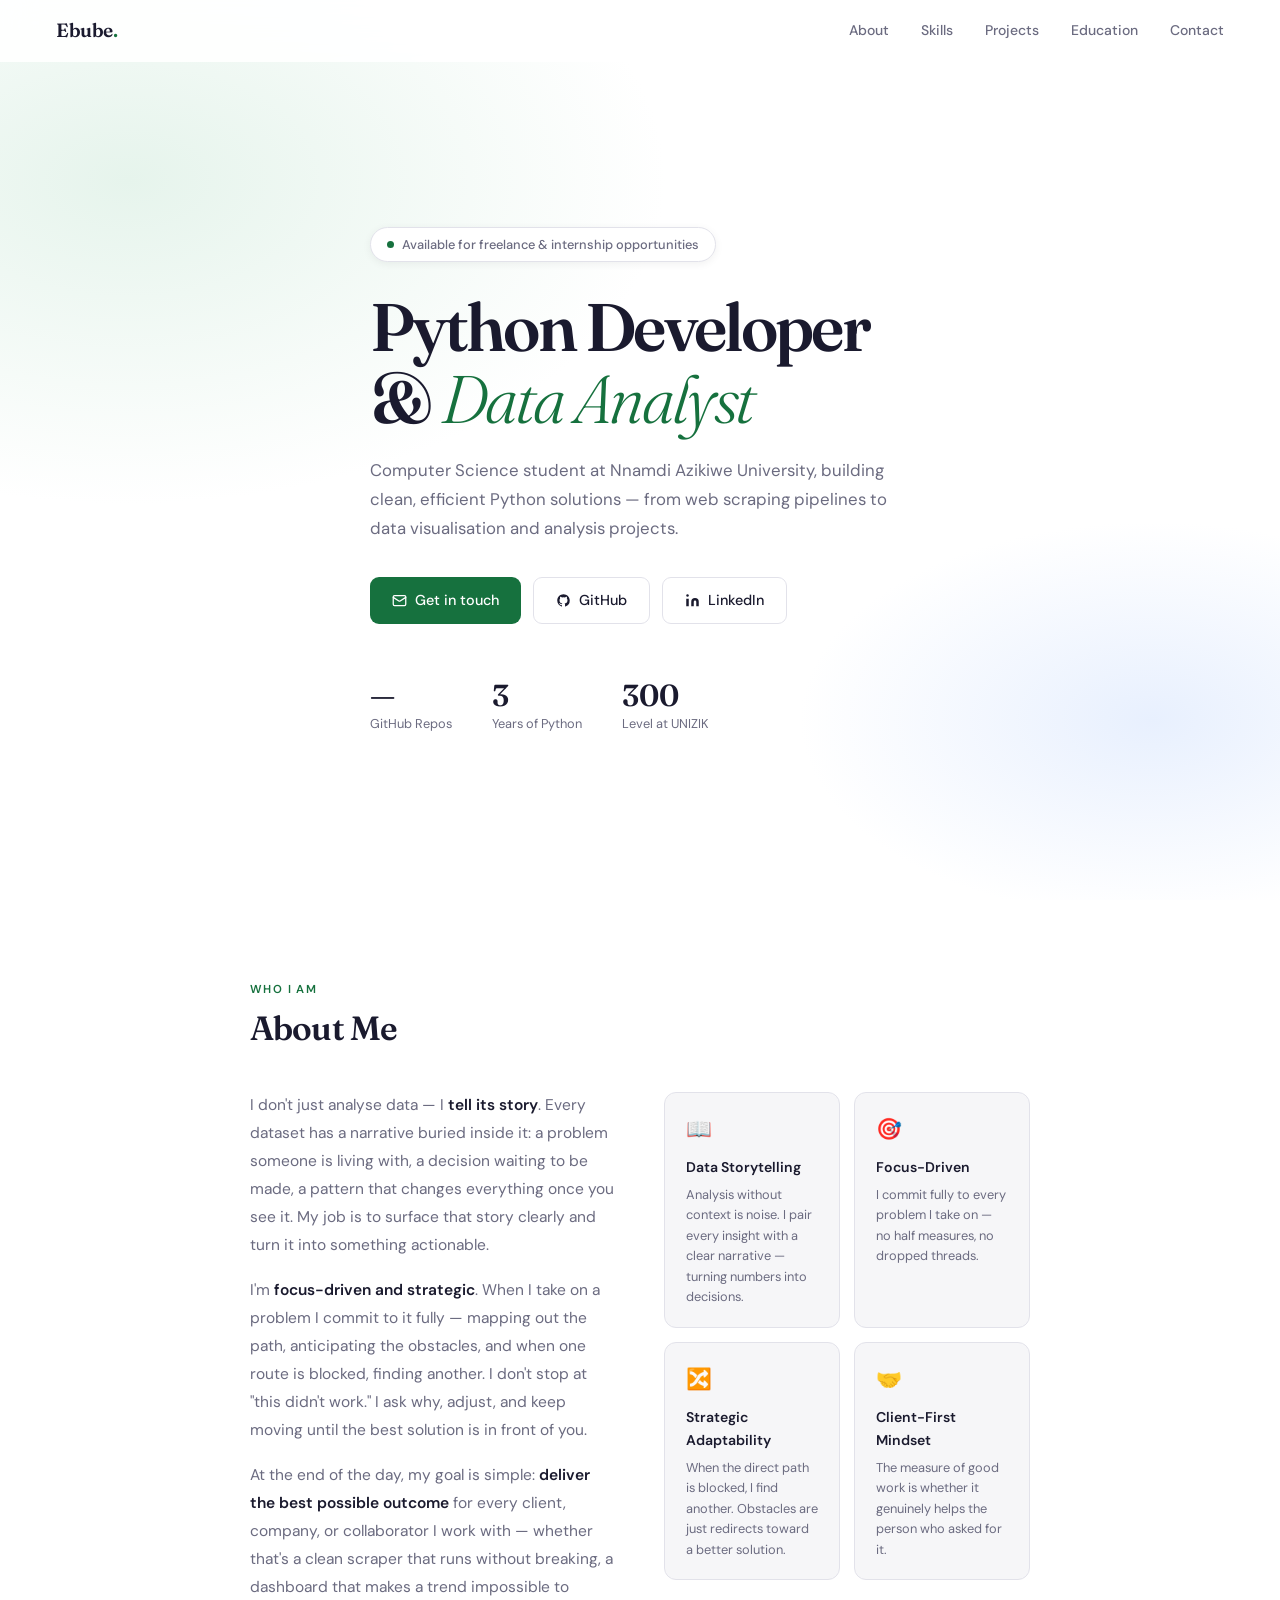
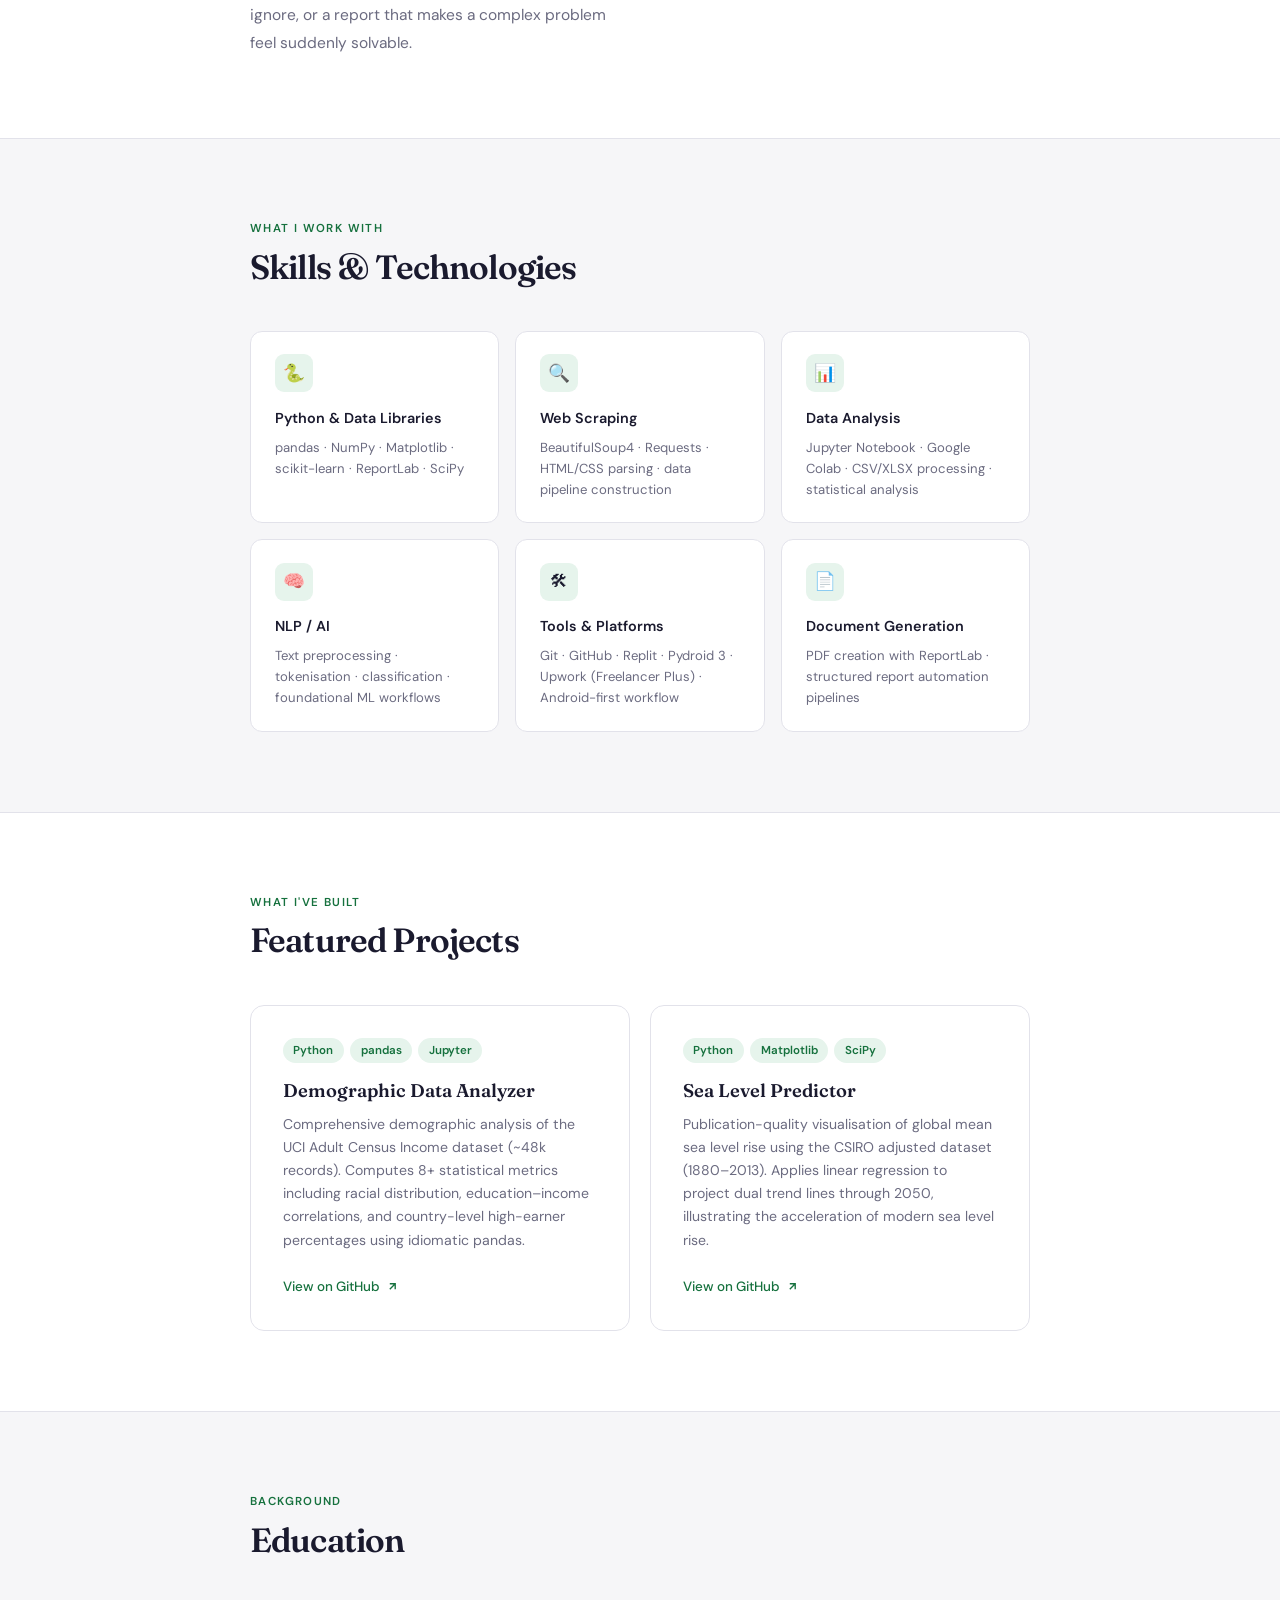
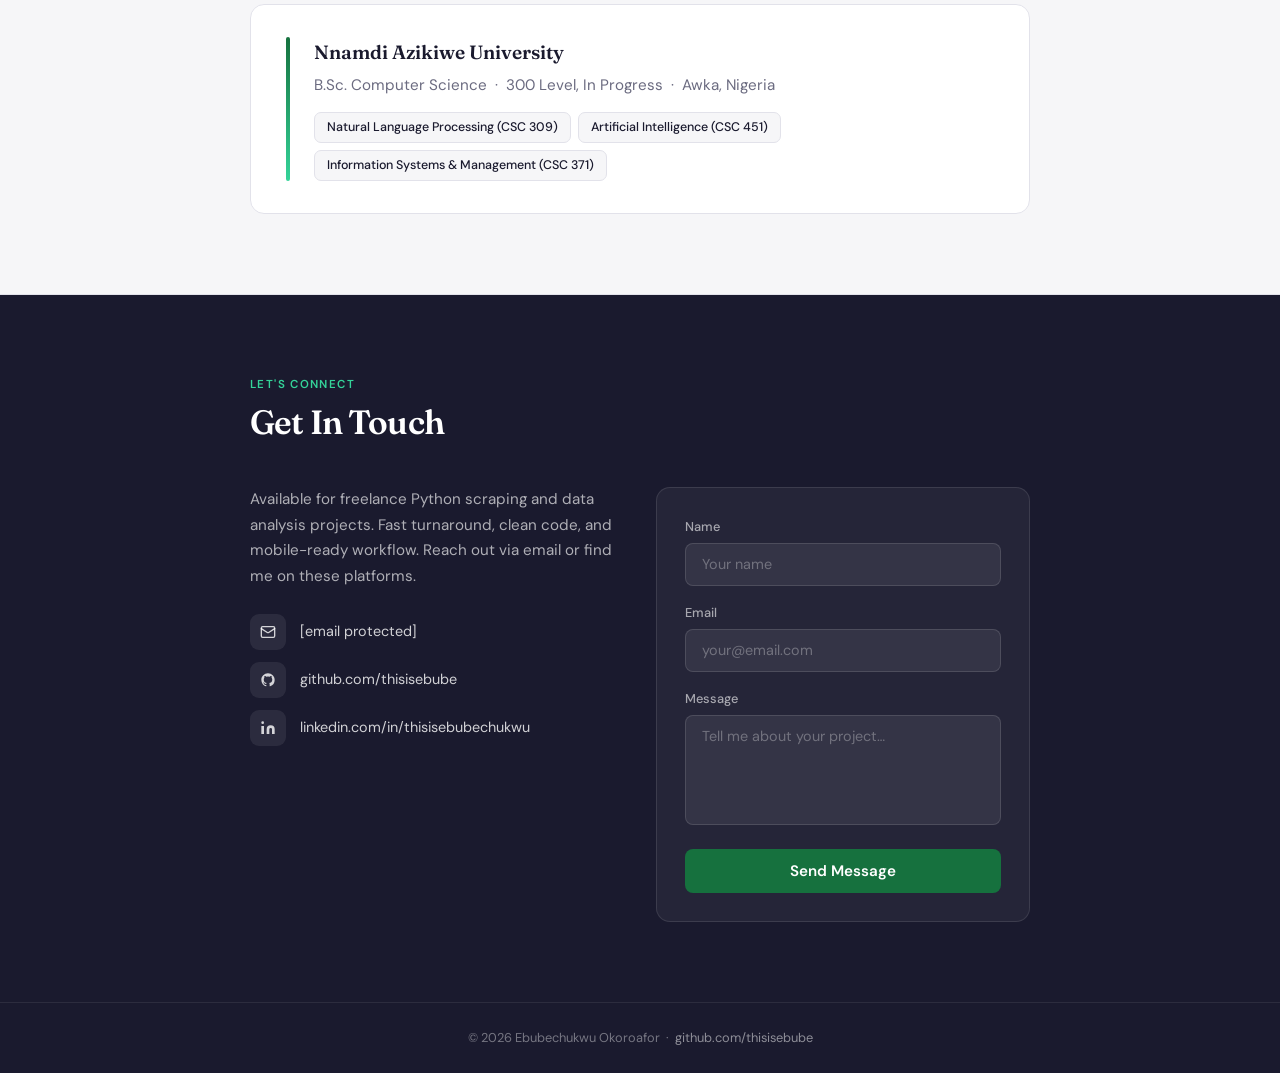
<file: index.html>
<!DOCTYPE html>
<html lang="en">
<head>
  <meta charset="UTF-8" />
  <meta name="viewport" content="width=device-width, initial-scale=1.0" />
  <title>Ebubechukwu Okoroafor · Python Developer & Data Analyst | ebubethedev.online</title>

  <!-- SEO Meta Tags -->
  <meta name="description" content="Ebubechukwu Okoroafor — Python Developer and Data Analyst based in Nigeria. Specialising in web scraping, data visualisation, and analysis. Available for freelance projects." />
  <meta name="keywords" content="Ebubechukwu Okoroafor, Python developer Nigeria, data analyst Nigeria, web scraping Python, freelance data analyst, data visualisation, pandas, BeautifulSoup, ebubethedev" />
  <meta name="author" content="Ebubechukwu Okoroafor" />
  <meta name="robots" content="index, follow" />
  <link rel="canonical" href="https://ebubethedev.online/" />

  <!-- Open Graph -->
  <meta property="og:type"        content="website" />
  <meta property="og:url"         content="https://ebubethedev.online/" />
  <meta property="og:title"       content="Ebubechukwu Okoroafor · Python Developer & Data Analyst" />
  <meta property="og:description" content="Building clean Python solutions — web scraping, data analysis and visualisation. Available for freelance projects." />
  <meta property="og:site_name"   content="Ebubechukwu Okoroafor Portfolio" />

  <link rel="stylesheet" href="styles.css" />
  <link rel="preconnect" href="https://fonts.googleapis.com" />
  <link rel="preconnect" href="https://fonts.gstatic.com" crossorigin />
  <link href="https://fonts.googleapis.com/css2?family=Fraunces:ital,opsz,wght@0,9..144,300;0,9..144,600;1,9..144,300&family=DM+Sans:opsz,wght@9..40,400;9..40,500;9..40,600&display=swap" rel="stylesheet" />
  <script src="app.js" defer></script>

  <!-- Twitter Card -->
  <meta name="twitter:card"        content="summary" />
  <meta name="twitter:title"       content="Ebubechukwu Okoroafor · Python Developer & Data Analyst" />
  <meta name="twitter:description" content="Building clean Python solutions — web scraping, data analysis and visualisation. Available for freelance projects." />

  <!-- JSON-LD Structured Data -->
  <script type="application/ld+json">
  {
    "@context": "https://schema.org",
    "@type": "Person",
    "name": "Ebubechukwu Okoroafor",
    "alternateName": "Ebube",
    "url": "https://ebubethedev.online",
    "email": "ebube@ebubethedev.online",
    "jobTitle": "Python Developer & Data Analyst",
    "description": "Python Developer and Data Analyst specialising in web scraping, data visualisation, and storytelling through data.",
    "address": {
      "@type": "PostalAddress",
      "addressCountry": "NG",
      "addressLocality": "Abuja"
    },
    "alumniOf": {
      "@type": "CollegeOrUniversity",
      "name": "Nnamdi Azikiwe University"
    },
    "sameAs": [
      "https://github.com/thisisebube",
      "https://linkedin.com/in/thisisebubechukwu"
    ],
    "knowsAbout": ["Python", "Data Analysis", "Web Scraping", "Data Visualisation", "pandas", "Power BI"]
  }
  </script>
</head>
<body>

  <!-- NAVBAR -->
  <nav id="navbar">
    <a class="nav-logo" href="#hero">Ebube<span>.</span></a>
    <ul class="nav-links">
      <li><a href="#about">About</a></li>
      <li><a href="#skills">Skills</a></li>
      <li><a href="projects.html">Projects</a></li>
      <li><a href="#education">Education</a></li>
      <li><a href="#contact">Contact</a></li>
    </ul>
    <button class="hamburger" id="hamburger" aria-label="Toggle menu" aria-expanded="false">
      <span></span><span></span><span></span>
    </button>
  </nav>

  <div class="mobile-menu" id="mobile-menu">
    <a href="#about"     class="mob-link">About</a>
    <a href="#skills"    class="mob-link">Skills</a>
    <a href="projects.html"       class="mob-link">Projects</a>
    <a href="#education" class="mob-link">Education</a>
    <a href="#contact"   class="mob-link">Contact</a>
  </div>

  <!-- HERO -->
  <section id="hero">
    <div class="hero-inner">
      <div class="hero-badge">
        <span class="dot"></span>
        Available for freelance &amp; internship opportunities
      </div>
      <h1>Python Developer<br>&amp; <em>Data Analyst</em></h1>
      <p class="hero-sub">
        Computer Science student at Nnamdi Azikiwe University, building clean,
        efficient Python solutions — from web scraping pipelines to data visualisation
        and analysis projects.
      </p>
      <div class="hero-cta">
        <a class="btn btn-primary" href="#contact">
          <svg width="15" height="15" viewBox="0 0 24 24" fill="none" stroke="currentColor" stroke-width="2" stroke-linecap="round" stroke-linejoin="round"><rect x="2" y="4" width="20" height="16" rx="2"/><path d="m22 7-8.97 5.7a1.94 1.94 0 0 1-2.06 0L2 7"/></svg>
          Get in touch
        </a>
        <a class="btn btn-outline" href="https://github.com/thisisebube" target="_blank" rel="noopener">
          <svg width="15" height="15" viewBox="0 0 24 24" fill="currentColor"><path d="M12 2C6.477 2 2 6.484 2 12.017c0 4.425 2.865 8.18 6.839 9.504.5.092.682-.217.682-.483 0-.237-.008-.868-.013-1.703-2.782.605-3.369-1.343-3.369-1.343-.454-1.158-1.11-1.466-1.11-1.466-.908-.62.069-.608.069-.608 1.003.07 1.531 1.032 1.531 1.032.892 1.53 2.341 1.088 2.91.832.092-.647.35-1.088.636-1.338-2.22-.253-4.555-1.113-4.555-4.951 0-1.093.39-1.988 1.029-2.688-.103-.253-.446-1.272.098-2.65 0 0 .84-.27 2.75 1.026A9.564 9.564 0 0 1 12 6.844a9.59 9.59 0 0 1 2.504.337c1.909-1.296 2.747-1.027 2.747-1.027.546 1.379.202 2.398.1 2.651.64.7 1.028 1.595 1.028 2.688 0 3.848-2.339 4.695-4.566 4.943.359.309.678.92.678 1.855 0 1.338-.012 2.419-.012 2.747 0 .268.18.58.688.482A10.02 10.02 0 0 0 22 12.017C22 6.484 17.522 2 12 2Z"/></svg>
          GitHub
        </a>
        <a class="btn btn-outline" href="https://linkedin.com/in/thisisebubechukwu" target="_blank" rel="noopener">
          <svg width="15" height="15" viewBox="0 0 24 24" fill="currentColor"><path d="M16 8a6 6 0 0 1 6 6v7h-4v-7a2 2 0 0 0-4 0v7h-4v-7a6 6 0 0 1 6-6zM2 9h4v12H2z"/><circle cx="4" cy="4" r="2"/></svg>
          LinkedIn
        </a>
      </div>
      <div class="hero-stats">
        <div class="hero-stat">
          <div class="num" id="github-repo-count">0</div>
          <div class="label">GitHub Repos</div>
        </div>
        <div class="hero-stat"><div class="num" data-count="3">0</div><div class="label">Years of Python</div></div>
        <div class="hero-stat"><div class="num" data-count="300">0</div><div class="label">Level at UNIZIK</div></div>
      </div>
    </div>
  </section>

  <!-- ABOUT -->
  <section id="about" class="section">
    <div class="wrapper">
      <p class="section-eyebrow" data-reveal>Who I am</p>
      <h2 class="section-title" data-reveal>About Me</h2>
      <div class="about-grid">
        <div class="about-text" data-reveal>
          <p>
            I don't just analyse data — I <strong>tell its story</strong>. Every dataset has a narrative buried
            inside it: a problem someone is living with, a decision waiting to be made, a pattern that changes
            everything once you see it. My job is to surface that story clearly and turn it into something
            actionable.
          </p>
          <p>
            I'm <strong>focus-driven and strategic</strong>. When I take on a problem I commit to it fully —
            mapping out the path, anticipating the obstacles, and when one route is blocked, finding another.
            I don't stop at "this didn't work." I ask why, adjust, and keep moving until the best solution is in front of you.
          </p>
          <p>
            At the end of the day, my goal is simple: <strong>deliver the best possible outcome</strong> for
            every client, company, or collaborator I work with — whether that's a clean scraper that runs
            without breaking, a dashboard that makes a trend impossible to ignore, or a report that makes
            a complex problem feel suddenly solvable.
          </p>
        </div>
        <div class="about-traits" data-reveal>
          <div class="trait-card">
            <div class="trait-icon">📖</div>
            <h4>Data Storytelling</h4>
            <p>Analysis without context is noise. I pair every insight with a clear narrative — turning numbers into decisions.</p>
          </div>
          <div class="trait-card">
            <div class="trait-icon">🎯</div>
            <h4>Focus-Driven</h4>
            <p>I commit fully to every problem I take on — no half measures, no dropped threads.</p>
          </div>
          <div class="trait-card">
            <div class="trait-icon">🔀</div>
            <h4>Strategic Adaptability</h4>
            <p>When the direct path is blocked, I find another. Obstacles are just redirects toward a better solution.</p>
          </div>
          <div class="trait-card">
            <div class="trait-icon">🤝</div>
            <h4>Client-First Mindset</h4>
            <p>The measure of good work is whether it genuinely helps the person who asked for it.</p>
          </div>
        </div>
      </div>
    </div>
  </section>

  <!-- SKILLS -->
  <section id="skills" class="section">
    <div class="wrapper">
      <p class="section-eyebrow" data-reveal>What I work with</p>
      <h2 class="section-title" data-reveal>Skills &amp; Technologies</h2>
      <div class="skills-grid">
        <div class="skill-card" data-reveal>
          <div class="skill-icon">🐍</div>
          <h3>Python & Data Libraries</h3>
          <p>pandas · NumPy · Matplotlib · scikit-learn · ReportLab · SciPy</p>
        </div>
        <div class="skill-card" data-reveal>
          <div class="skill-icon">🔍</div>
          <h3>Web Scraping</h3>
          <p>BeautifulSoup4 · Requests · HTML/CSS parsing · data pipeline construction</p>
        </div>
        <div class="skill-card" data-reveal>
          <div class="skill-icon">📊</div>
          <h3>Data Analysis</h3>
          <p>Jupyter Notebook · Google Colab · CSV/XLSX processing · statistical analysis</p>
        </div>
        <div class="skill-card" data-reveal>
          <div class="skill-icon">🧠</div>
          <h3>NLP / AI</h3>
          <p>Text preprocessing · tokenisation · classification · foundational ML workflows</p>
        </div>
        <div class="skill-card" data-reveal>
          <div class="skill-icon">🛠</div>
          <h3>Tools & Platforms</h3>
          <p>Git · GitHub · Replit · Pydroid 3 · Upwork (Freelancer Plus) · Android-first workflow</p>
        </div>
        <div class="skill-card" data-reveal>
          <div class="skill-icon">📄</div>
          <h3>Document Generation</h3>
          <p>PDF creation with ReportLab · structured report automation pipelines</p>
        </div>
      </div>
    </div>
  </section>

  <!-- PROJECTS -->
  <section id="projects" class="section">
    <div class="wrapper">
      <p class="section-eyebrow" data-reveal>What I've built</p>
      <h2 class="section-title" data-reveal>Featured Projects</h2>
      <div class="projects-grid">
        <div class="project-card" data-reveal>
          <div class="project-tags">
            <span class="tag">Python</span>
            <span class="tag">pandas</span>
            <span class="tag">Jupyter</span>
          </div>
          <h3>Demographic Data Analyzer</h3>
          <p>
            Comprehensive demographic analysis of the UCI Adult Census Income dataset (~48k records).
            Computes 8+ statistical metrics including racial distribution, education–income correlations,
            and country-level high-earner percentages using idiomatic pandas.
          </p>
          <a class="project-link" href="https://github.com/thisisebube/demogragphic-data-analyzer" target="_blank" rel="noopener">
            View on GitHub
            <svg width="13" height="13" viewBox="0 0 24 24" fill="none" stroke="currentColor" stroke-width="2.5"><path d="M7 17 17 7M7 7h10v10"/></svg>
          </a>
        </div>
        <div class="project-card" data-reveal>
          <div class="project-tags">
            <span class="tag">Python</span>
            <span class="tag">Matplotlib</span>
            <span class="tag">SciPy</span>
          </div>
          <h3>Sea Level Predictor</h3>
          <p>
            Publication-quality visualisation of global mean sea level rise using the CSIRO adjusted
            dataset (1880–2013). Applies linear regression to project dual trend lines through 2050,
            illustrating the acceleration of modern sea level rise.
          </p>
          <a class="project-link" href="https://github.com/thisisebube/sea-level-predictor" target="_blank" rel="noopener">
            View on GitHub
            <svg width="13" height="13" viewBox="0 0 24 24" fill="none" stroke="currentColor" stroke-width="2.5"><path d="M7 17 17 7M7 7h10v10"/></svg>
          </a>
        </div>
      </div>
    </div>
  </section>

  <!-- EDUCATION -->
  <section id="education" class="section">
    <div class="wrapper">
      <p class="section-eyebrow" data-reveal>Background</p>
      <h2 class="section-title" data-reveal>Education</h2>
      <div class="edu-card" data-reveal>
        <div class="edu-stripe"></div>
        <div class="edu-body">
          <h3>Nnamdi Azikiwe University</h3>
          <p class="degree">B.Sc. Computer Science &nbsp;·&nbsp; 300 Level, In Progress &nbsp;·&nbsp; Awka, Nigeria</p>
          <div class="edu-courses">
            <span class="course-tag">Natural Language Processing (CSC 309)</span>
            <span class="course-tag">Artificial Intelligence (CSC 451)</span>
            <span class="course-tag">Information Systems &amp; Management (CSC 371)</span>
          </div>
        </div>
      </div>
    </div>
  </section>

  <!-- CONTACT -->
  <section id="contact" class="section">
    <div class="wrapper">
      <p class="section-eyebrow" data-reveal>Let's connect</p>
      <h2 class="section-title" data-reveal>Get In Touch</h2>
      <div class="contact-grid">
        <div class="contact-text" data-reveal>
          <p>
            Available for freelance Python scraping and data analysis projects.
            Fast turnaround, clean code, and mobile-ready workflow. Reach out via
            email or find me on these platforms.
          </p>
          <div class="contact-links">
            <a class="contact-link" href="/cdn-cgi/l/email-protection#c2a7a0b7a0a782a7a0b7a0a7b6aaa7a6a7b4ecadacaeabaca7">
              <span class="icon">
                <svg width="16" height="16" viewBox="0 0 24 24" fill="none" stroke="currentColor" stroke-width="2" stroke-linecap="round" stroke-linejoin="round"><rect x="2" y="4" width="20" height="16" rx="2"/><path d="m22 7-8.97 5.7a1.94 1.94 0 0 1-2.06 0L2 7"/></svg>
              </span>
              <span class="__cf_email__" data-cfemail="690c0b1c0b0c290c0b1c0b0c1d010c0d0c1f4706070500070c">[email&#160;protected]</span>
            </a>
            <a class="contact-link" href="https://github.com/thisisebube" target="_blank" rel="noopener">
              <span class="icon">
                <svg width="16" height="16" viewBox="0 0 24 24" fill="currentColor"><path d="M12 2C6.477 2 2 6.484 2 12.017c0 4.425 2.865 8.18 6.839 9.504.5.092.682-.217.682-.483 0-.237-.008-.868-.013-1.703-2.782.605-3.369-1.343-3.369-1.343-.454-1.158-1.11-1.466-1.11-1.466-.908-.62.069-.608.069-.608 1.003.07 1.531 1.032 1.531 1.032.892 1.53 2.341 1.088 2.91.832.092-.647.35-1.088.636-1.338-2.22-.253-4.555-1.113-4.555-4.951 0-1.093.39-1.988 1.029-2.688-.103-.253-.446-1.272.098-2.65 0 0 .84-.27 2.75 1.026A9.564 9.564 0 0 1 12 6.844a9.59 9.59 0 0 1 2.504.337c1.909-1.296 2.747-1.027 2.747-1.027.546 1.379.202 2.398.1 2.651.64.7 1.028 1.595 1.028 2.688 0 3.848-2.339 4.695-4.566 4.943.359.309.678.92.678 1.855 0 1.338-.012 2.419-.012 2.747 0 .268.18.58.688.482A10.02 10.02 0 0 0 22 12.017C22 6.484 17.522 2 12 2Z"/></svg>
              </span>
              github.com/thisisebube
            </a>
            <a class="contact-link" href="https://linkedin.com/in/thisisebubechukwu" target="_blank" rel="noopener">
              <span class="icon">
                <svg width="16" height="16" viewBox="0 0 24 24" fill="currentColor"><path d="M16 8a6 6 0 0 1 6 6v7h-4v-7a2 2 0 0 0-4 0v7h-4v-7a6 6 0 0 1 6-6zM2 9h4v12H2z"/><circle cx="4" cy="4" r="2"/></svg>
              </span>
              linkedin.com/in/thisisebubechukwu
            </a>
          </div>
        </div>

        <div class="contact-form" data-reveal>
          <form id="contact-form" novalidate>
            <div class="form-group">
              <label for="cf-name">Name</label>
              <input type="text" id="cf-name" placeholder="Your name" required />
            </div>
            <div class="form-group">
              <label for="cf-email">Email</label>
              <input type="email" id="cf-email" placeholder="your@email.com" required />
            </div>
            <div class="form-group">
              <label for="cf-msg">Message</label>
              <textarea id="cf-msg" placeholder="Tell me about your project…" required></textarea>
            </div>
            <button type="submit" class="form-submit">Send Message</button>
            <div class="form-msg" id="form-msg"></div>
          </form>
        </div>
      </div>
    </div>
  </section>

  <footer>
    <p>© 2026 Ebubechukwu Okoroafor &nbsp;·&nbsp;
      <a href="https://github.com/thisisebube" target="_blank" rel="noopener">github.com/thisisebube</a>
    </p>
  </footer>

  <button id="back-top" aria-label="Back to top">
    <svg width="16" height="16" viewBox="0 0 24 2
</file>
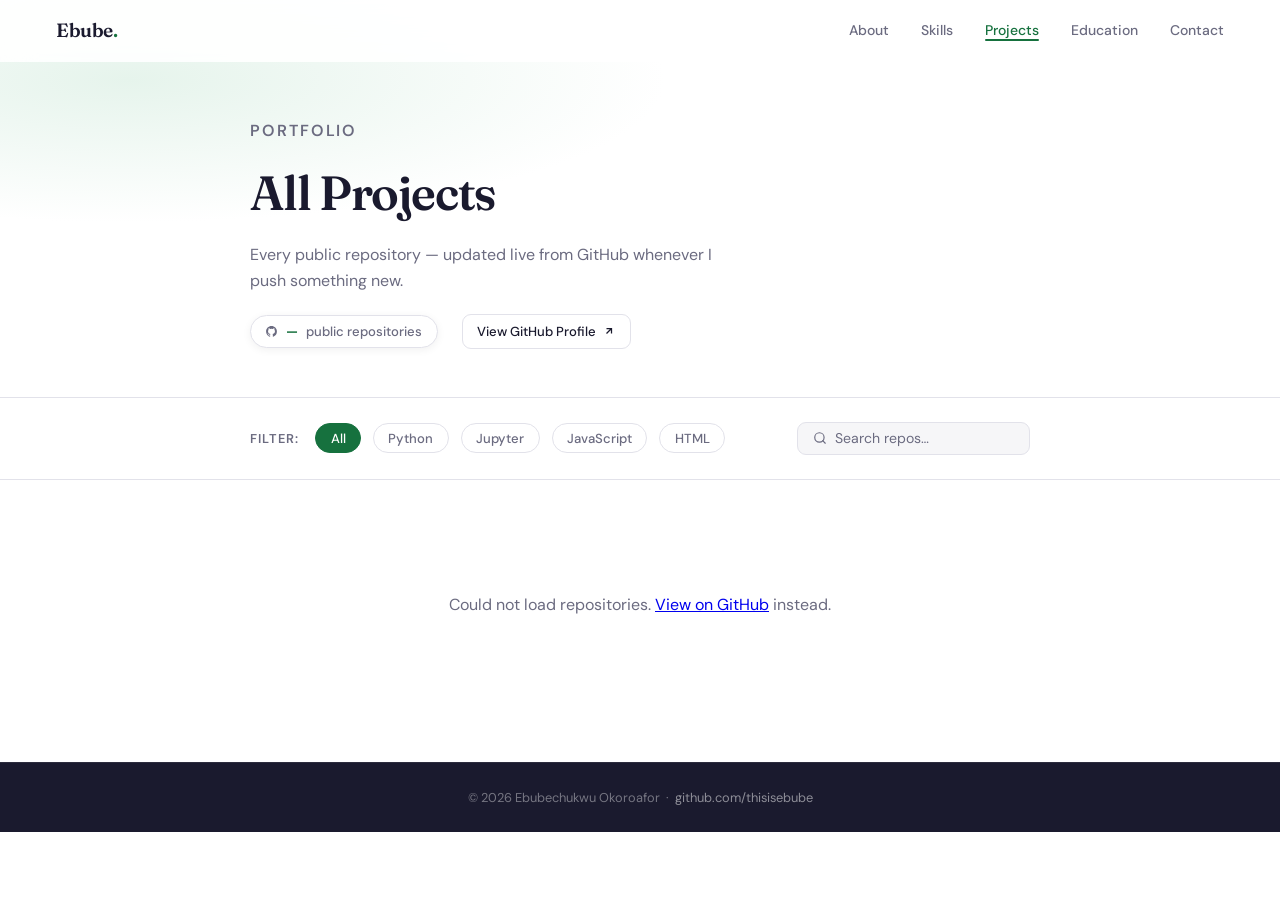
<file: projects.html>
<!DOCTYPE html>
<html lang="en">
<head>
  <meta charset="UTF-8" />
  <meta name="viewport" content="width=device-width, initial-scale=1.0" />
  <title>Projects · Ebubechukwu Okoroafor | Python Developer & Data Analyst</title>

  <!-- SEO Meta Tags -->
  <meta name="description" content="All projects by Ebubechukwu Okoroafor — Python Developer and Data Analyst. Browse data analysis, web scraping, and visualisation projects on GitHub." />
  <meta name="keywords" content="Ebubechukwu Okoroafor projects, Python projects Nigeria, data analysis projects, web scraping projects, GitHub portfolio" />
  <meta name="author" content="Ebubechukwu Okoroafor" />
  <meta name="robots" content="index, follow" />
  <link rel="canonical" href="https://ebubethedev.online/projects.html" />

  <!-- Open Graph -->
  <meta property="og:type"        content="website" />
  <meta property="og:url"         content="https://ebubethedev.online/projects.html" />
  <meta property="og:title"       content="Projects · Ebubechukwu Okoroafor" />
  <meta property="og:description" content="Browse all Python, data analysis and web scraping projects by Ebubechukwu Okoroafor." />
  <meta property="og:site_name"   content="Ebubechukwu Okoroafor Portfolio" />
  <link rel="stylesheet" href="styles.css" />
  <link rel="preconnect" href="https://fonts.googleapis.com" />
  <link rel="preconnect" href="https://fonts.gstatic.com" crossorigin />
  <link href="https://fonts.googleapis.com/css2?family=Fraunces:ital,opsz,wght@0,9..144,300;0,9..144,600;1,9..144,300&family=DM+Sans:opsz,wght@9..40,400;9..40,500;9..40,600&display=swap" rel="stylesheet" />

  <style>
    /* ── Projects page specific styles ───────────────────────────────────── */
    .projects-page-hero {
      padding: calc(var(--nav-h) + 3.5rem) 0 3rem;
      background: radial-gradient(ellipse 70% 60% at 10% 20%, var(--green-lt) 0%, transparent 60%);
      border-bottom: 1px solid var(--border);
    }
    .projects-page-hero h1 {
      font-family: 'Fraunces', serif;
      font-size: clamp(2rem, 5vw, 3rem);
      font-weight: 600;
      letter-spacing: -.03em;
      color: var(--ink);
      margin-bottom: .6rem;
    }
    .projects-page-hero p {
      color: var(--gray);
      font-size: 1rem;
      max-width: 500px;
    }
    .projects-page-hero .hero-meta {
      display: flex;
      align-items: center;
      gap: 1.5rem;
      margin-top: 1.2rem;
      flex-wrap: wrap;
    }
    .repo-count-badge {
      display: inline-flex; align-items: center; gap: .5rem;
      background: var(--white);
      border: 1px solid var(--border);
      border-radius: 999px;
      padding: .3rem .9rem;
      font-size: .82rem; font-weight: 500; color: var(--gray);
      box-shadow: var(--shadow-sm);
    }
    .repo-count-badge strong { color: var(--green); }

    /* Filter bar */
    .filter-bar {
      padding: 1.5rem 0;
      border-bottom: 1px solid var(--border);
      background: var(--white);
      position: sticky;
      top: var(--nav-h);
      z-index: 100;
    }
    .filter-inner {
      display: flex;
      align-items: center;
      gap: .75rem;
      flex-wrap: wrap;
    }
    .filter-label {
      font-size: .8rem;
      font-weight: 600;
      color: var(--gray);
      text-transform: uppercase;
      letter-spacing: .08em;
      margin-right: .25rem;
    }
    .filter-btn {
      padding: .35rem .9rem;
      border-radius: 999px;
      border: 1.5px solid var(--border);
      background: transparent;
      color: var(--gray);
      font-family: 'DM Sans', sans-serif;
      font-size: .82rem; font-weight: 500;
      cursor: pointer;
      transition: all .2s;
    }
    .filter-btn:hover { border-color: var(--green); color: var(--green); }
    .filter-btn.active {
      background: var(--green); border-color: var(--green);
      color: #fff;
    }
    .search-box {
      margin-left: auto;
      display: flex; align-items: center; gap: .5rem;
      background: var(--gray-lt);
      border: 1.5px solid var(--border);
      border-radius: 9px;
      padding: .4rem .9rem;
      transition: border-color .2s;
    }
    .search-box:focus-within { border-color: var(--green); }
    .search-box svg { color: var(--gray); flex-shrink: 0; }
    .search-box input {
      border: none; background: transparent;
      font-family: 'DM Sans', sans-serif;
      font-size: .88rem; color: var(--ink);
      outline: none; width: 180px;
    }
    .search-box input::placeholder { color: var(--gray); }

    /* Grid */
    .repos-section { padding: 3rem 0 5rem; }
    .repos-grid {
      display: grid;
      grid-template-columns: repeat(auto-fill, minmax(300px, 1fr));
      gap: 1.25rem;
    }

    /* Repo card */
    .repo-card {
      border: 1px solid var(--border);
      border-radius: 14px;
      overflow: hidden;
      display: flex; flex-direction: column;
      transition: border-color .2s, box-shadow .2s, transform .22s;
      background: var(--white);
      animation: cardIn .4s var(--ease) both;
    }
    @keyframes cardIn {
      from { opacity: 0; transform: translateY(16px); }
      to   { opacity: 1; transform: translateY(0); }
    }
    .repo-card:hover {
      border-color: var(--green);
      box-shadow: var(--shadow-md);
      transform: translateY(-3px);
    }
    .repo-card::before {
      content: ''; display: block;
      height: 3px;
      background: linear-gradient(90deg, var(--green), #34d399);
      transform: scaleX(0); transform-origin: left;
      transition: transform .3s var(--ease);
    }
    .repo-card:hover::before { transform: scaleX(1); }

    /* Preview image */
    .repo-image {
      width: 100%; aspect-ratio: 2 / 1;
      object-fit: cover;
      background: var(--gray-lt);
      display: block;
    }
    .repo-image-placeholder {
      width: 100%; aspect-ratio: 2 / 1;
      background: linear-gradient(135deg, var(--green-lt) 0%, #e8f0fe 100%);
      display: flex; align-items: center; justify-content: center;
      flex-direction: column; gap: .5rem;
    }
    .repo-image-placeholder svg { color: var(--green); opacity: .5; }
    .repo-image-placeholder span {
      font-size: .75rem; color: var(--gray);
      font-weight: 500;
    }

    .repo-body {
      padding: 1.4rem 1.5rem;
      display: flex; flex-direction: column;
      flex: 1;
    }
    .repo-meta {
      display: flex; align-items: center;
      gap: .6rem; margin-bottom: .8rem; flex-wrap: wrap;
    }
    .repo-language {
      display: inline-flex; align-items: center; gap: .35rem;
      font-size: .75rem; font-weight: 500; color: var(--gray);
    }
    .lang-dot {
      width: 9px; height: 9px; border-radius: 50%;
      flex-shrink: 0;
    }
    .repo-stars {
      display: inline-flex; align-items: center; gap: .3rem;
      font-size: .75rem; color: var(--gray);
    }
    .repo-updated {
      font-size: .72rem; color: var(--gray);
      margin-left: auto;
    }
    .repo-card h3 {
      font-family: 'Fraunces', serif;
      font-size: 1.05rem; font-weight: 600;
      color: var(--ink); margin-bottom: .5rem; line-height: 1.3;
    }
    .repo-card p {
      font-size: .85rem; color: var(--gray);
      line-height: 1.6; flex: 1; margin-bottom: 1.2rem;
    }
    .repo-topics {
      display: flex; flex-wrap: wrap; gap: .35rem;
      margin-bottom: 1.2rem;
    }
    .repo-topic {
      background: var(--green-lt); color: var(--green);
      font-size: .7rem; font-weight: 600;
      padding: .15rem .6rem; border-radius: 999px;
    }
    .repo-footer {
      display: flex; align-items: center; justify-content: space-between;
      padding-top: 1rem;
      border-top: 1px solid var(--border);
      margin-top: auto;
    }
    .repo-link {
      display: inline-flex; align-items: center; gap: .35rem;
      font-size: .83rem; font-weight: 500; color: var(--green);
      text-decoration: none; transition: gap .2s;
    }
    .repo-link:hover { gap: .55rem; }
    .repo-fork {
      font-size: .75rem; color: var(--gray);
      display: flex; align-items: center; gap: .3rem;
    }

    /* States */
    .loading-state {
      grid-column: 1 / -1;
      text-align: center; padding: 5rem 0;
      color: var(--gray);
    }
    .loading-spinner {
      width: 36px; height: 36px; border-radius: 50%;
      border: 3px solid var(--border);
      border-top-color: var(--green);
      animation: spin .7s linear infinite;
      margin: 0 auto 1rem;
    }
    @keyframes spin { to { transform: rotate(360deg); } }

    .empty-state {
      grid-column: 1 / -1;
      text-align: center; padding: 4rem 0;
      color: var(--gray);
    }
    .empty-state svg { margin-bottom: 1rem; opacity: .4; }

    .error-state {
      grid-column: 1 / -1;
      text-align: center; padding: 4rem 0; color: var(--gray);
    }

    /* Language colours */
    .lang-Python         { background: #3572A5; }
    .lang-JavaScript     { background: #f1e05a; }
    .lang-HTML           { background: #e34c26; }
    .lang-CSS            { background: #563d7c; }
    .lang-Jupyter-Notebook { background: #DA5B0B; }
    .lang-TypeScript     { background: #2b7489; }
    .lang-default        { background: var(--gray); }

    @media (max-width: 700px) {
      .filter-inner { gap: .5rem; }
      .search-box { margin-left: 0; width: 100%; }
      .search-box input { width: 100%; }
      .repos-grid { grid-template-columns: 1fr; }
    }
  </style>
</head>
<body>

  <!-- NAVBAR -->
  <nav id="navbar">
    <a class="nav-logo" href="index.html">Ebube<span>.</span></a>
    <ul class="nav-links">
      <li><a href="index.html#about">About</a></li>
      <li><a href="index.html#skills">Skills</a></li>
      <li><a href="projects.html" class="active">Projects</a></li>
      <li><a href="index.html#education">Education</a></li>
      <li><a href="index.html#contact">Contact</a></li>
    </ul>
    <button class="hamburger" id="hamburger" aria-label="Toggle menu" aria-expanded="false">
      <span></span><span></span><span></span>
    </button>
  </nav>

  <div class="mobile-menu" id="mobile-menu">
    <a href="index.html#about"    class="mob-link">About</a>
    <a href="index.html#skills"   class="mob-link">Skills</a>
    <a href="projects.html"       class="mob-link">Projects</a>
    <a href="index.html#education" class="mob-link">Education</a>
    <a href="index.html#contact"  class="mob-link">Contact</a>
  </div>

  <!-- PAGE HERO -->
  <div class="projects-page-hero">
    <div class="wrapper">
      <p class="section-eyebrow">Portfolio</p>
      <h1>All Projects</h1>
      <p>Every public repository — updated live from GitHub whenever I push something new.</p>
      <div class="hero-meta">
        <div class="repo-count-badge">
          <svg width="13" height="13" viewBox="0 0 24 24" fill="currentColor"><path d="M12 2C6.477 2 2 6.484 2 12.017c0 4.425 2.865 8.18 6.839 9.504.5.092.682-.217.682-.483 0-.237-.008-.868-.013-1.703-2.782.605-3.369-1.343-3.369-1.343-.454-1.158-1.11-1.466-1.11-1.466-.908-.62.069-.608.069-.608 1.003.07 1.531 1.032 1.531 1.032.892 1.53 2.341 1.088 2.91.832.092-.647.35-1.088.636-1.338-2.22-.253-4.555-1.113-4.555-4.951 0-1.093.39-1.988 1.029-2.688-.103-.253-.446-1.272.098-2.65 0 0 .84-.27 2.75 1.026A9.564 9.564 0 0 1 12 6.844a9.59 9.59 0 0 1 2.504.337c1.909-1.296 2.747-1.027 2.747-1.027.546 1.379.202 2.398.1 2.651.64.7 1.028 1.595 1.028 2.688 0 3.848-2.339 4.695-4.566 4.943.359.309.678.92.678 1.855 0 1.338-.012 2.419-.012 2.747 0 .268.18.58.688.482A10.02 10.02 0 0 0 22 12.017C22 6.484 17.522 2 12 2Z"/></svg>
          <strong id="total-repos">—</strong> public repositories
        </div>
        <a class="btn btn-outline" href="https://github.com/thisisebube" target="_blank" rel="noopener" style="font-size:.82rem; padding:.35rem .9rem;">
          View GitHub Profile
          <svg width="12" height="12" viewBox="0 0 24 24" fill="none" stroke="currentColor" stroke-width="2.5"><path d="M7 17 17 7M7 7h10v10"/></svg>
        </a>
      </div>
    </div>
  </div>

  <!-- FILTER BAR -->
  <div class="filter-bar">
    <div class="wrapper">
      <div class="filter-inner">
        <span class="filter-label">Filter:</span>
        <button class="filter-btn active" data-lang="all">All</button>
        <button class="filter-btn" data-lang="Python">Python</button>
        <button class="filter-btn" data-lang="Jupyter Notebook">Jupyter</button>
        <button class="filter-btn" data-lang="JavaScript">JavaScript</button>
        <button class="filter-btn" data-lang="HTML">HTML</button>
        <div class="search-box">
          <svg width="14" height="14" viewBox="0 0 24 24" fill="none" stroke="currentColor" stroke-width="2" stroke-linecap="round"><circle cx="11" cy="11" r="8"/><path d="m21 21-4.35-4.35"/></svg>
          <input type="text" id="search-input" placeholder="Search repos…" />
        </div>
      </div>
    </div>
  </div>

  <!-- REPOS GRID -->
  <div class="repos-section">
    <div class="wrapper">
      <div class="repos-grid" id="repos-grid">
        <div class="loading-state">
          <div class="loading-spinner"></div>
          <p>Fetching repositories from GitHub…</p>
        </div>
      </div>
    </div>
  </div>

  <footer>
    <p>© 2026 Ebubechukwu Okoroafor &nbsp;·&nbsp;
      <a href="https://github.com/thisisebube" target="_blank" rel="noopener">github.com/thisisebube</a>
    </p>
  </footer>

  <button id="back-top" aria-label="Back to top">
    <svg width="16" height="16" viewBox="0 0 24 24" fill="none" stroke="currentColor" stroke-width="2.5" stroke-linecap="round"><path d="M18 15l-6-6-6 6"/></svg>
  </button>

  <script>
    'use strict';

    const USERNAME   = 'thisisebube';
    const GRID       = document.getElementById('repos-grid');
    const SEARCH     = document.getElementById('search-input');
    const TOTAL_EL   = document.getElementById('total-repos');
    let   allRepos   = [];
    let   activelang = 'all';

    /* ── Navbar scroll ───────────────────────────────────────────────────── */
    const navbar = document.getElementById('navbar');
    window.addEventListener('scroll', () => {
      navbar.classList.toggle('scrolled', window.scrollY > 20);
    }, { passive: true });

    /* ── Hamburger ───────────────────────────────────────────────────────── */
    const hamburger  = document.getElementById('hamburger');
    const mobileMenu = document.getElementById('mobile-menu');
    hamburger.addEventListener('click', () => {
      const open = mobileMenu.classList.toggle('open');
      hamburger.classList.toggle('open', open);
      hamburger.setAttribute('aria-expanded', String(open));
    });
    document.querySelectorAll('.mob-link').forEach(link =>
      link.addEventListener('click', () => {
        mobileMenu.classList.remove('open');
        hamburger.classList.remove('open');
      })
    );

    /* ── Back to top ─────────────────────────────────────────────────────── */
    const backTop = document.getElementById('back-top');
    window.addEventListener('scroll', () =>
      backTop.classList.toggle('visible', window.scrollY > 400), { passive: true }
    );
    backTop.addEventListener('click', () =>
      window.scrollTo({ top: 0, behavior: 'smooth' })
    );

    /* ── Language colour map ─────────────────────────────────────────────── */
    const LANG_COLORS = {
      'Python':           '#3572A5',
      'JavaScript':       '#f1e05a',
      'HTML':             '#e34c26',
      'CSS':              '#563d7c',
      'Jupyter Notebook': '#DA5B0B',
      'TypeScript':       '#2b7489',
    };
    function langColor(lang) {
      return LANG_COLORS[lang] || '#6b6b80';
    }

    /* ── Time ago ────────────────────────────────────────────────────────── */
    function timeAgo(dateStr) {
      const diff = (Date.now() - new Date(dateStr)) / 1000;
      if (diff < 60)           return 'just now';
      if (diff < 3600)         return Math.floor(diff / 60) + 'm ago';
      if (diff < 86400)        return Math.floor(diff / 3600) + 'h ago';
      if (diff < 86400 * 30)   return Math.floor(diff / 86400) + 'd ago';
      if (diff < 86400 * 365)  return Math.floor(diff / (86400 * 30)) + 'mo ago';
      return Math.floor(diff / (86400 * 365)) + 'y ago';
    }

    /* ── Build a card ────────────────────────────────────────────────────── */
    function buildCard(repo, index) {
      const card = document.createElement('div');
      card.className = 'repo-card';
      card.style.animationDelay = (index * 60) + 'ms';
      card.dataset.lang = repo.language || '';
      card.dataset.name = repo.name.toLowerCase();
      card.dataset.desc = (repo.description || '').toLowerCase();

      // Social preview image from GitHub
      const imgUrl = `https://opengraph.githubassets.com/1/${USERNAME}/${repo.name}`;

      const topicsHtml = (repo.topics || []).slice(0, 5).map(t =>
        `<span class="repo-topic">${t}</span>`
      ).join('');

      const langDot = repo.language
        ? `<span class="repo-language">
             <span class="lang-dot" style="background:${langColor(repo.language)}"></span>
             ${repo.language}
           </span>`
        : '';

      card.innerHTML = `
        <img
          class="repo-image"
          src="${imgUrl}"
          alt="${repo.name} preview"
          loading="lazy"
          onerror="this.style.display='none'; this.nextElementSibling.style.display='flex';"
        />
        <div class="repo-image-placeholder" style="display:none;">
          <svg width="32" height="32" viewBox="0 0 24 24" fill="currentColor">
            <path d="M12 2C6.477 2 2 6.484 2 12.017c0 4.425 2.865 8.18 6.839 9.504.5.092.682-.217.682-.483 0-.237-.008-.868-.013-1.703-2.782.605-3.369-1.343-3.369-1.343-.454-1.158-1.11-1.466-1.11-1.466-.908-.62.069-.608.069-.608 1.003.07 1.531 1.032 1.531 1.032.892 1.53 2.341 1.088 2.91.832.092-.647.35-1.088.636-1.338-2.22-.253-4.555-1.113-4.555-4.951 0-1.093.39-1.988 1.029-2.688-.103-.253-.446-1.272.098-2.65 0 0 .84-.27 2.75 1.026A9.564 9.564 0 0 1 12 6.844a9.59 9.59 0 0 1 2.504.337c1.909-1.296 2.747-1.027 2.747-1.027.546 1.379.202 2.398.1 2.651.64.7 1.028 1.595 1.028 2.688 0 3.848-2.339 4.695-4.566 4.943.359.309.678.92.678 1.855 0 1.338-.012 2.419-.012 2.747 0 .268.18.58.688.482A10.02 10.02 0 0 0 22 12.017C22 6.484 17.522 2 12 2Z"/>
          </svg>
          <span>No preview available</span>
        </div>
        <div class="repo-body">
          <div class="repo-meta">
            ${langDot}
            <span class="repo-stars">
              <svg width="12" height="12" viewBox="0 0 24 24" fill="currentColor"><path d="M12 2l3.09 6.26L22 9.27l-5 4.87 1.18 6.88L12 17.77l-6.18 3.25L7 14.14 2 9.27l6.91-1.01L12 2z"/></svg>
              ${repo.stargazers_count}
            </span>
            <span class="repo-updated">${timeAgo(repo.pushed_at)}</span>
          </div>
          <h3>${repo.name.replace(/-/g, ' ')}</h3>
          <p>${repo.description || 'No description provided.'}</p>
          ${topicsHtml ? `<div class="repo-topics">${topicsHtml}</div>` : ''}
          <div class="repo-footer">
            <a class="repo-link" href="${repo.html_url}" target="_blank" rel="noopener">
              View on GitHub
              <svg width="12" height="12" viewBox="0 0 24 24" fill="none" stroke="currentColor" stroke-width="2.5"><path d="M7 17 17 7M7 7h10v10"/></svg>
            </a>
            ${repo.homepage ? `<a class="repo-link" href="${repo.homepage}" target="_blank" rel="noopener" style="color:var(--gray)">
              Live site
              <svg width="12" height="12" viewBox="0 0 24 24" fill="none" stroke="currentColor" stroke-width="2.5"><path d="M7 17 17 7M7 7h10v10"/></svg>
            </a>` : ''}
          </div>
        </div>
      `;
      return card;
    }

    /* ── Render filtered list ────────────────────────────────────────────── */
    function render() {
      const query = SEARCH.value.toLowerCase().trim();
      const filtered = allRepos.filter(repo => {
        const matchLang = activelag === 'all' || (repo.language || '') === activelag;
        const matchSearch = !query ||
          repo.name.toLowerCase().includes(query) ||
          (repo.description || '').toLowerCase().includes(query) ||
          (repo.topics || []).some(t => t.includes(query));
        return matchLang && matchSearch;
      });

      GRID.innerHTML = '';
      if (filtered.length === 0) {
        GRID.innerHTML = `
          <div class="empty-state">
            <svg width="40" height="40" viewBox="0 0 24 24" fill="none" stroke="currentColor" stroke-width="1.5"><circle cx="11" cy="11" r="8"/><path d="m21 21-4.35-4.35"/></svg>
            <p>No repositories match your search.</p>
          </div>`;
        return;
      }
      filtered.forEach((repo, i) => GRID.appendChild(buildCard(repo, i)));
    }

    /* ── Fix typo in render (activelag → activelang) ─────────────────────── */
    // Redefine render with the correct variable name
    function render() {
      const query = SEARCH.value.toLowerCase().trim();
      const filtered = allRepos.filter(repo => {
        const matchLang   = activelan === 'all' || (repo.language || '') === activelan;
        const matchSearch = !query ||
          repo.name.toLowerCase().includes(query) ||
          (repo.description || '').toLowerCase().includes(query) ||
          (repo.topics || []).some(t => t.includes(query));
        return matchLang && matchSearch;
      });

      GRID.innerHTML = '';
      if (filtered.length === 0) {
        GRID.innerHTML = `
          <div class="empty-state">
            <svg width="40" height="40" viewBox="0 0 24 24" fill="none" stroke="currentColor" stroke-width="1.5"><circle cx="11" cy="11" r="8"/><path d="m21 21-4.35-4.35"/></svg>
            <p>No repositories match your search.</p>
          </div>`;
        return;
      }
      filtered.forEach((repo, i) => GRID.appendChild(buildCard(repo, i)));
    }

    /* ── Fetch repos ─────────────────────────────────────────────────────── */
    async function fetchRepos() {
      try {
        // Fetch up to 100 repos, sorted by most recently pushed
        const res  = await fetch(
          `https://api.github.com/users/${USERNAME}/repos?per_page=100&sort=pushed&direction=desc`
        );
        if (!res.ok) throw new Error('GitHub API error');
        allRepos = await res.json();

        // Update total count badge
        TOTAL_EL.textContent = allRepos.length;

        // Initial render
        renderAll();

      } catch (err) {
        GRID.innerHTML = `
          <div class="error-state">
            <p>Could not load repositories. <a href="https://github.com/${USERNAME}" target="_blank">View on GitHub</a> instead.</p>
          </div>`;
      }
    }

    function renderAll() {
      const query = SEARCH.value.toLowerCase().trim();
      const filtered = allRepos.filter(repo => {
        const matchLang   = activelang === 'all' || (repo.language || '') === activelang;
        const matchSearch = !query ||
          repo.name.toLowerCase().includes(query) ||
          (repo.description || '').toLowerCase().includes(query) ||
          (repo.topics || []).some(t => t.includes(query));
        return matchLang && matchSearch;
      });

      GRID.innerHTML = '';
      if (filtered.length === 0) {
        GRID.innerHTML = `
          <div class="empty-state">
            <svg width="40" height="40" viewBox="0 0 24 24" fill="none" stroke="currentColor" stroke-width="1.5"><circle cx="11" cy="11" r="8"/><path d="m21 21-4.35-4.35"/></svg>
            <p>No repositories match your search.</p>
          </div>`;
        return;
      }
      filtered.forEach((repo, i) => GRID.appendChild(buildCard(repo, i)));
    }

    /* ── Filter buttons ──────────────────────────────────────────────────── */
    document.querySelectorAll('.filter-btn').forEach(btn => {
      btn.addEventListener('click', () => {
        document.querySelectorAll('.filter-btn').forEach(b => b.classList.remove('active'));
        btn.classList.add('active');
        activelang = btn.dataset.lang;
        renderAll();
      });
    });

    /* ── Search ──────────────────────────────────────────────────────────── */
    SEARCH.addEventListener('input', renderAll);

    /* ── Init ────────────────────────────────────────────────────────────── */
    fetchRepos();
  </script>

</body>
</html>
</file>
<file: styles.css>
/* ── Reset & Variables ─────────────────────────────────────────────── */
*, *::before, *::after { box-sizing: border-box; margin: 0; padding: 0; }

:root {
  --ink:        #1a1a2e;
  --green:      #16713e;
  --green-dim:  #0f5230;
  --green-lt:   #e6f4ec;
  --gray:       #6b6b80;
  --gray-lt:    #f6f6f8;
  --border:     #e2e2ea;
  --white:      #ffffff;
  --shadow-sm:  0 2px 8px rgba(0,0,0,.06);
  --shadow-md:  0 6px 24px rgba(0,0,0,.09);
  --radius:     12px;
  --nav-h:      62px;
  --max:        860px;
  --ease:       cubic-bezier(.4,0,.2,1);
}

html { scroll-behavior: smooth; font-size: 16px; }

body {
  font-family: 'DM Sans', sans-serif;
  background: var(--white);
  color: var(--ink);
  line-height: 1.65;
  -webkit-font-smoothing: antialiased;
  overflow-x: hidden;
}

::-webkit-scrollbar { width: 6px; }
::-webkit-scrollbar-track { background: transparent; }
::-webkit-scrollbar-thumb { background: var(--border); border-radius: 99px; }

/* ── Navigation ─────────────────────────────────────────────────────── */
#navbar {
  position: fixed; top: 0; left: 0; right: 0; z-index: 200;
  height: var(--nav-h);
  display: flex; align-items: center; justify-content: space-between;
  padding: 0 clamp(1.5rem, 5vw, 3.5rem);
  background: rgba(255,255,255,.9);
  backdrop-filter: blur(16px);
  border-bottom: 1px solid transparent;
  transition: border-color .3s, box-shadow .3s;
}
#navbar.scrolled {
  border-bottom-color: var(--border);
  box-shadow: var(--shadow-sm);
}
.nav-logo {
  font-family: 'Fraunces', serif;
  font-size: 1.2rem; font-weight: 600;
  color: var(--ink); text-decoration: none;
  letter-spacing: -.02em;
}
.nav-logo span { color: var(--green); }

.nav-links {
  display: flex; align-items: center; gap: 2rem;
  list-style: none;
}
.nav-links a {
  text-decoration: none; color: var(--gray);
  font-size: .875rem; font-weight: 500;
  position: relative; padding-bottom: 2px;
  transition: color .2s;
}
.nav-links a::after {
  content: ''; position: absolute; bottom: 0; left: 0;
  width: 0; height: 2px;
  background: var(--green); border-radius: 2px;
  transition: width .25s var(--ease);
}
.nav-links a:hover, .nav-links a.active { color: var(--green); }
.nav-links a.active::after, .nav-links a:hover::after { width: 100%; }

.hamburger {
  display: none; flex-direction: column; gap: 5px;
  cursor: pointer; border: none; background: none; padding: 4px;
}
.hamburger span {
  display: block; width: 22px; height: 2px;
  background: var(--ink); border-radius: 2px;
  transition: transform .3s, opacity .3s;
}
.hamburger.open span:nth-child(1) { transform: translateY(7px) rotate(45deg); }
.hamburger.open span:nth-child(2) { opacity: 0; }
.hamburger.open span:nth-child(3) { transform: translateY(-7px) rotate(-45deg); }

.mobile-menu {
  display: none; position: fixed;
  top: var(--nav-h); left: 0; right: 0; z-index: 190;
  background: var(--white);
  border-bottom: 1px solid var(--border);
  box-shadow: var(--shadow-md);
  padding: 1.5rem clamp(1.5rem, 5vw, 3.5rem) 2rem;
  flex-direction: column; gap: 1.25rem;
}
.mobile-menu.open { display: flex; }
.mobile-menu a {
  text-decoration: none; color: var(--ink);
  font-size: 1.05rem; font-weight: 500;
  transition: color .2s;
}
.mobile-menu a:hover { color: var(--green); }

/* ── Layout ─────────────────────────────────────────────────────────── */
.wrapper {
  max-width: var(--max);
  margin: 0 auto;
  padding: 0 clamp(1.5rem, 5vw, 2.5rem);
}

/* ── Buttons ─────────────────────────────────────────────────────────── */
.btn {
  display: inline-flex; align-items: center; gap: .45rem;
  padding: .65rem 1.4rem; border-radius: 9px;
  font-family: 'DM Sans', sans-serif;
  font-size: .9rem; font-weight: 500;
  text-decoration: none; cursor: pointer;
  border: none; transition: all .22s var(--ease);
  white-space: nowrap;
}
.btn-primary { background: var(--green); color: #fff; }
.btn-primary:hover {
  background: var(--green-dim);
  transform: translateY(-1px);
  box-shadow: 0 4px 14px rgba(22,113,62,.3);
}
.btn-outline {
  border: 1.5px solid var(--border);
  color: var(--ink); background: transparent;
}
.btn-outline:hover {
  border-color: var(--green); color: var(--green);
  transform: translateY(-1px);
}

/* ── Section shared ─────────────────────────────────────────────────── */
.section { padding: 5rem 0; }
.section + .section { border-top: 1px solid var(--border); }

.section-eyebrow {
  font-size: .72rem; font-weight: 600;
  letter-spacing: .12em; text-transform: uppercase;
  color: var(--green); margin-bottom: .55rem;
}
.section-title {
  font-family: 'Fraunces', serif;
  font-weight: 600; font-size: clamp(1.7rem, 3.5vw, 2.1rem);
  letter-spacing: -.025em; color: var(--ink);
  margin-bottom: 2.75rem; line-height: 1.2;
}

/* ── Hero ────────────────────────────────────────────────────────────── */
#hero {
  min-height: 100vh;
  display: flex; align-items: center;
  padding-top: var(--nav-h);
  background:
    radial-gradient(ellipse 70% 60% at 10% 20%, var(--green-lt) 0%, transparent 60%),
    radial-gradient(ellipse 50% 40% at 90% 80%, #e8f0fe 0%, transparent 55%);
}
.hero-inner {
  max-width: var(--max);
  margin: 0 auto;
  padding: 4rem clamp(1.5rem, 5vw, 2.5rem);
}
.hero-badge {
  display: inline-flex; align-items: center; gap: .5rem;
  background: var(--white);
  border: 1px solid var(--border);
  border-radius: 999px;
  padding: .35rem 1rem;
  font-size: .8rem; font-weight: 500; color: var(--gray);
  margin-bottom: 1.8rem;
  box-shadow: var(--shadow-sm);
  animation: fadeDown .6s var(--ease) both;
}
.dot {
  width: 7px; height: 7px; border-radius: 50%;
  background: var(--green);
  animation: pulse 2s ease infinite;
}
@keyframes pulse {
  0%,100% { box-shadow: 0 0 0 0 rgba(22,113,62,.4); }
  50%      { box-shadow: 0 0 0 5px rgba(22,113,62,0); }
}
#hero h1 {
  font-family: 'Fraunces', serif;
  font-weight: 600;
  font-size: clamp(2.8rem, 7vw, 4.2rem);
  letter-spacing: -.04em; line-height: 1.08;
  color: var(--ink); margin-bottom: 1.3rem;
  animation: fadeUp .7s .1s var(--ease) both;
}
#hero h1 em { font-style: italic; font-weight: 300; color: var(--green); }
.hero-sub {
  max-width: 540px;
  font-size: 1.05rem; color: var(--gray);
  margin-bottom: 2.2rem; line-height: 1.7;
  animation: fadeUp .7s .2s var(--ease) both;
}
.hero-cta {
  display: flex; flex-wrap: wrap; gap: .75rem;
  animation: fadeUp .7s .3s var(--ease) both;
}
.hero-stats {
  display: flex; gap: 2.5rem; margin-top: 3.5rem; flex-wrap: wrap;
  animation: fadeUp .7s .4s var(--ease) both;
}

.hero-stat .num {
  font-family: 'Fraunces', serif;
  font-size: 1.9rem; font-weight: 600;
  color: var(--ink); line-height: 1;
}
.hero-stat .label { font-size: .8rem; color: var(--gray); margin-top: .2rem; }

/* ── Skills ─────────────────────────────────────────────────────────── */
#skills { background: var(--gray-lt); }

.skills-grid {
  display: grid;
  grid-template-columns: repeat(auto-fill, minmax(240px, 1fr));
  gap: 1rem;
}
.skill-card {
  background: var(--white);
  border: 1px solid var(--border);
  border-radius: var(--radius);
  padding: 1.4rem 1.5rem;
  transition: border-color .2s, box-shadow .2s, transform .2s;
}
.skill-card:hover {
  border-color: var(--green);
  box-shadow: 0 4px 20px rgba(22,113,62,.1);
  transform: translateY(-2px);
}
.skill-icon {
  width: 38px; height: 38px; border-radius: 9px;
  background: var(--green-lt);
  display: flex; align-items: center; justify-content: center;
  margin-bottom: .9rem; font-size: 1.1rem;
}
.skill-card h3 { font-size: .9rem; font-weight: 600; color: var(--ink); margin-bottom: .4rem; }
.skill-card p  { font-size: .82rem; color: var(--gray); line-height: 1.6; }

/* ── Projects ────────────────────────────────────────────────────────── */
.projects-grid {
  display: grid;
  grid-template-columns: repeat(auto-fill, minmax(320px, 1fr));
  gap: 1.25rem;
}
.project-card {
  border: 1px solid var(--border);
  border-radius: 14px; padding: 2rem;
  display: flex; flex-direction: column;
  transition: border-color .2s, box-shadow .2s, transform .22s;
  position: relative; overflow: hidden;
}
.project-card::before {
  content: ''; position: absolute;
  top: 0; left: 0; right: 0; height: 3px;
  background: linear-gradient(90deg, var(--green), #34d399);
  transform: scaleX(0); transform-origin: left;
  transition: transform .3s var(--ease);
}
.project-card:hover {
  border-color: var(--green);
  box-shadow: var(--shadow-md);
  transform: translateY(-3px);
}
.project-card:hover::before { transform: scaleX(1); }

.project-tags { display: flex; flex-wrap: wrap; gap: .4rem; margin-bottom: 1rem; }
.tag {
  background: var(--green-lt); color: var(--green);
  font-size: .72rem; font-weight: 600;
  padding: .2rem .65rem; border-radius: 999px;
}
.project-card h3 {
  font-family: 'Fraunces', serif;
  font-size: 1.15rem; font-weight: 600;
  color: var(--ink); margin-bottom: .6rem; line-height: 1.3;
}
.project-card p {
  font-size: .88rem; color: var(--gray);
  line-height: 1.65; flex: 1; margin-bottom: 1.5rem;
}
.project-link {
  display: inline-flex; align-items: center; gap: .35rem;
  font-size: .84rem; font-weight: 500; color: var(--green);
  text-decoration: none; transition: gap .2s;
}
.project-link:hover { gap: .55rem; }

/* ── Education ───────────────────────────────────────────────────────── */
#education { background: var(--gray-lt); }

.edu-card {
  background: var(--white);
  border: 1px solid var(--border);
  border-radius: 14px; padding: 2rem 2.2rem;
  display: flex; gap: 1.5rem;
}
.edu-stripe {
  width: 4px;
  background: linear-gradient(180deg, var(--green), #34d399);
  border-radius: 4px; flex-shrink: 0;
}
.edu-body h3 {
  font-family: 'Fraunces', serif;
  font-size: 1.2rem; font-weight: 600;
  color: var(--ink); margin-bottom: .25rem;
}
.edu-body .degree { font-size: .95rem; color: var(--gray); margin-bottom: .9rem; }
.edu-courses { display: flex; flex-wrap: wrap; gap: .45rem; }
.course-tag {
  background: var(--gray-lt); border: 1px solid var(--border);
  color: var(--ink); font-size: .78rem; font-weight: 500;
  padding: .25rem .75rem; border-radius: 7px;
}

/* ── Contact ─────────────────────────────────────────────────────────── */
#contact { background: var(--ink); color: #fff; }
#contact .section-eyebrow { color: #34d399; }
#contact .section-title   { color: #fff; }

.contact-grid {
  display: grid;
  grid-template-columns: 1fr 1fr;
  gap: 2rem; align-items: start;
}
.contact-text p {
  color: rgba(255,255,255,.65);
  font-size: .95rem; line-height: 1.7; margin-bottom: 1.5rem;
}
.contact-links { display: flex; flex-direction: column; gap: .75rem; }
.contact-link {
  display: flex; align-items: center; gap: .85rem;
  text-decoration: none; color: rgba(255,255,255,.8);
  font-size: .9rem; transition: color .2s;
}
.contact-link:hover { color: #fff; }
.contact-link .icon {
  width: 36px; height: 36px; border-radius: 9px;
  background: rgba(255,255,255,.08);
  display: flex; align-items: center; justify-content: center;
  flex-shrink: 0; transition: background .2s;
}
.contact-link:hover .icon { background: rgba(52,211,153,.15); }

/* Contact form */
.contact-form {
  background: rgba(255,255,255,.05);
  border: 1px solid rgba(255,255,255,.1);
  border-radius: 14px; padding: 1.75rem;
}
.form-group { margin-bottom: 1rem; }
.form-group label {
  display: block; font-size: .8rem; font-weight: 500;
  color: rgba(255,255,255,.6); margin-bottom: .4rem;
}
.form-group input,
.form-group textarea {
  width: 100%; padding: .7rem 1rem;
  background: rgba(255,255,255,.07);
  border: 1px solid rgba(255,255,255,.12);
  border-radius: 8px; color: #fff;
  font-family: 'DM Sans', sans-serif; font-size: .9rem;
  transition: border-color .2s, background .2s;
  outline: none; resize: none;
}
.form-group input::placeholder,
.form-group textarea::placeholder { color: rgba(255,255,255,.3); }
.form-group input:focus,
.form-group textarea:focus {
  border-color: #34d399;
  background: rgba(255,255,255,.1);
}
.form-group textarea { height: 110px; }
.form-submit {
  width: 100%; padding: .75rem;
  background: var(--green); color: #fff;
  border: none; border-radius: 8px;
  font-family: 'DM Sans', sans-serif;
  font-size: .95rem; font-weight: 600;
  cursor: pointer; transition: background .2s, transform .2s;
}
.form-submit:hover { background: var(--green-dim); transform: translateY(-1px); }
.form-msg {
  display: none; margin-top: .75rem; padding: .65rem 1rem;
  border-radius: 8px; font-size: .85rem; text-align: center;
}
.form-msg.success { background: rgba(52,211,153,.15); color: #34d399; display: block; }
.form-msg.error   { background: rgba(239,68,68,.15);  color: #f87171;  display: block; }

/* ── Footer ──────────────────────────────────────────────────────────── */
footer {
  background: var(--ink); color: rgba(255,255,255,.4);
  border-top: 1px solid rgba(255,255,255,.08);
  text-align: center; padding: 1.5rem; font-size: .8rem;
}
footer a { color: rgba(255,255,255,.5); text-decoration: none; }
footer a:hover { color: #34d399; }

/* ── Back to top ─────────────────────────────────────────────────────── */
#back-top {
  position: fixed; bottom: 1.5rem; right: 1.5rem; z-index: 150;
  width: 42px; height: 42px; border-radius: 50%;
  background: var(--green); color: #fff;
  border: none; cursor: pointer;
  display: flex; align-items: center; justify-content: center;
  box-shadow: 0 4px 16px rgba(22,113,62,.35);
  opacity: 0; pointer-events: none;
  transition: opacity .3s, transform .3s;
}
#back-top.visible { opacity: 1; pointer-events: all; }
#back-top:hover { transform: translateY(-3px); }

/* ── Reveal ──────────────────────────────────────────────────────────── */
[data-reveal] {
  opacity: 0; transform: translateY(24px);
  transition: opacity .6s var(--ease), transform .6s var(--ease);
}
[data-reveal].visible { opacity: 1; transform: translateY(0); }

@keyframes fadeDown { from { opacity:0; transform:translateY(-12px); } to { opacity:1; transform:translateY(0); } }
@keyframes fadeUp   { from { opacity:0; transform:translateY(16px);  } to { opacity:1; transform:translateY(0); } }

/* ── Responsive ──────────────────────────────────────────────────────── */
@media (max-width: 700px) {
  .nav-links { display: none; }
  .hamburger { display: flex; }
  .contact-grid { grid-template-columns: 1fr; }
  .hero-stats { gap: 1.75rem; }
  .projects-grid { grid-template-columns: 1fr; }
  .edu-card { flex-direction: column; gap: .75rem; }
  .edu-stripe { width: 100%; height: 4px; }
}
/* ── About ───────────────────────────────────────────────────────────────── */
.about-grid {
  display: grid;
  grid-template-columns: 1fr 1fr;
  gap: 3rem;
  align-items: start;
}
.about-text p {
  font-size: .97rem;
  color: var(--gray);
  line-height: 1.8;
  margin-bottom: 1.1rem;
}
.about-text p:last-child { margin-bottom: 0; }
.about-text strong { color: var(--ink); font-weight: 600; }

.about-traits {
  display: grid;
  grid-template-columns: 1fr 1fr;
  gap: .85rem;
}
.trait-card {
  background: var(--gray-lt);
  border: 1px solid var(--border);
  border-radius: var(--radius);
  padding: 1.2rem 1.3rem;
  transition: border-color .2s, box-shadow .2s, transform .2s;
}
.trait-card:hover {
  border-color: var(--green);
  box-shadow: 0 4px 16px rgba(22,113,62,.08);
  transform: translateY(-2px);
}
.trait-icon {
  font-size: 1.3rem;
  margin-bottom: .6rem;
}
.trait-card h4 {
  font-size: .88rem;
  font-weight: 600;
  color: var(--ink);
  margin-bottom: .35rem;
}
.trait-card p {
  font-size: .8rem;
  color: var(--gray);
  line-height: 1.6;
}

@media (max-width: 700px) {
  .about-grid { grid-template-columns: 1fr; gap: 2rem; }
  .about-traits { grid-template-columns: 1fr 1fr; }
}
@media (max-width: 480px) {
  .about-traits { grid-template-columns: 1fr; }
}
</file>
